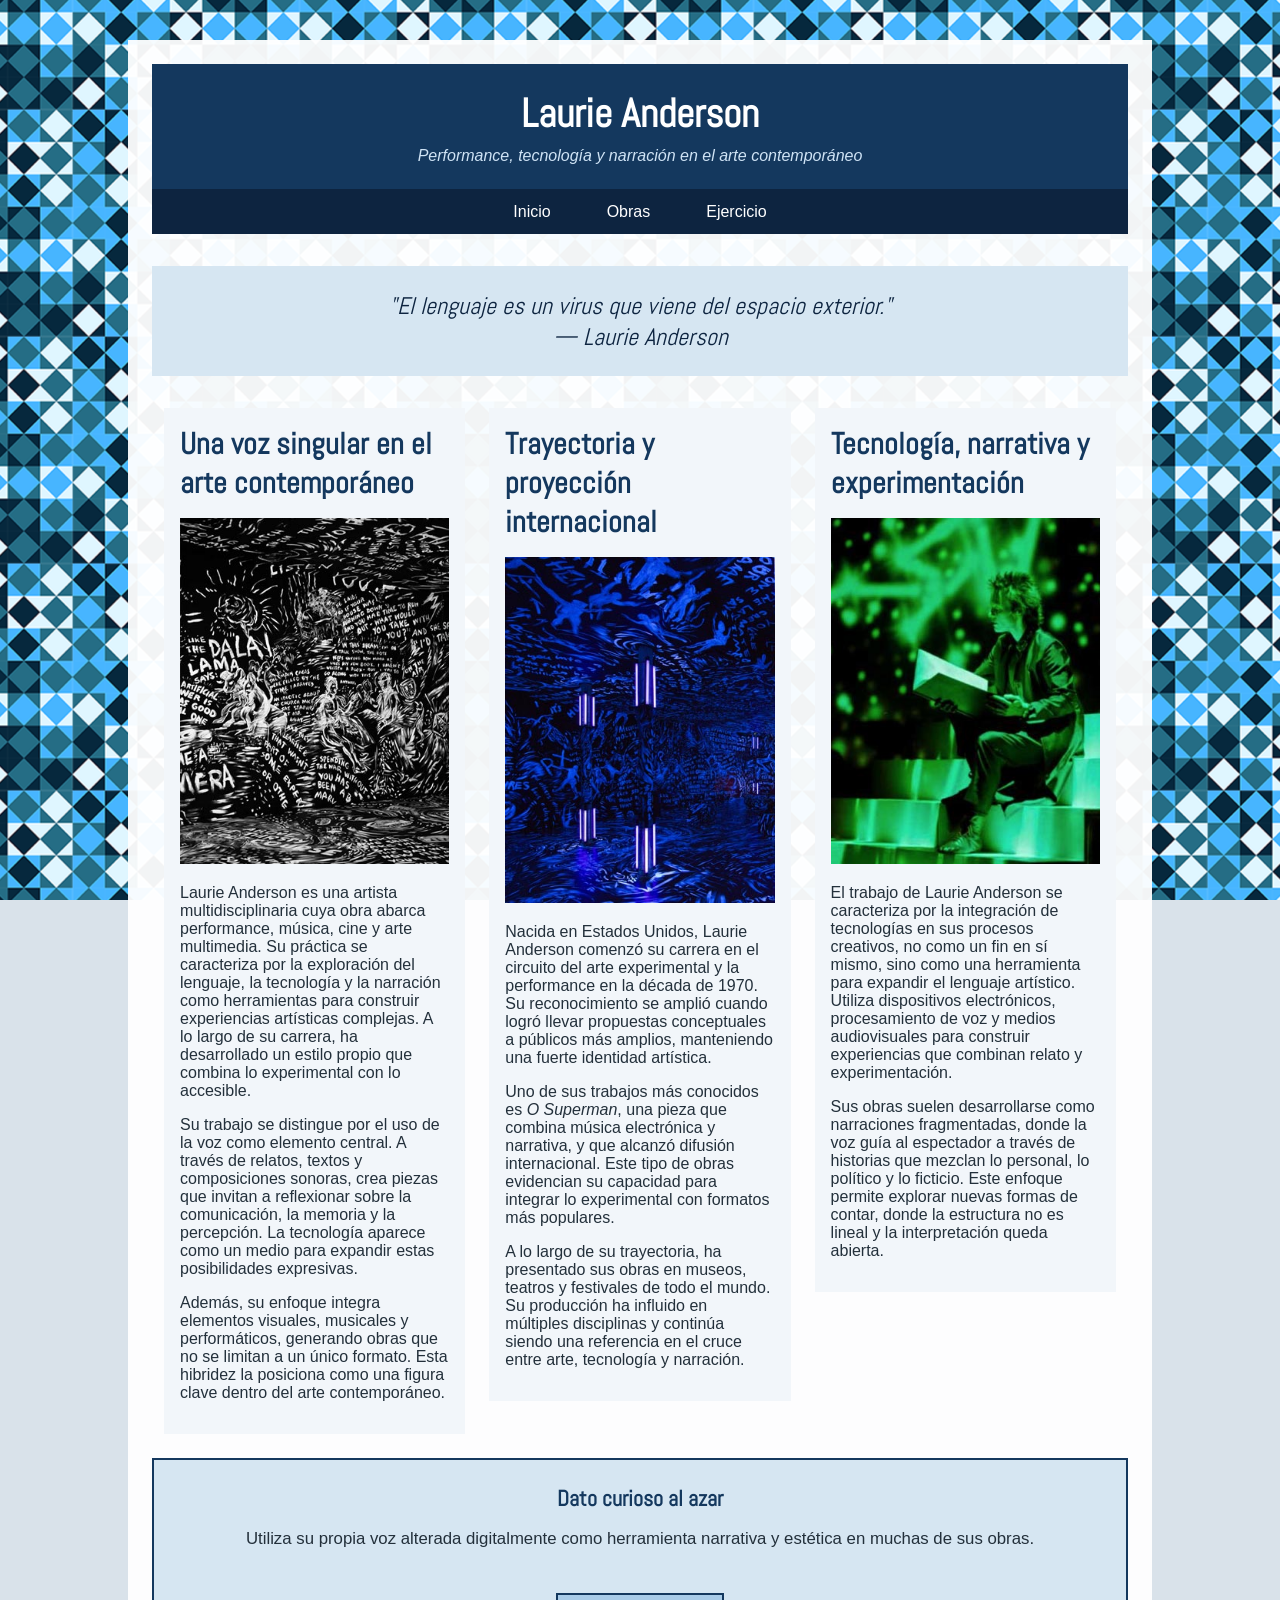
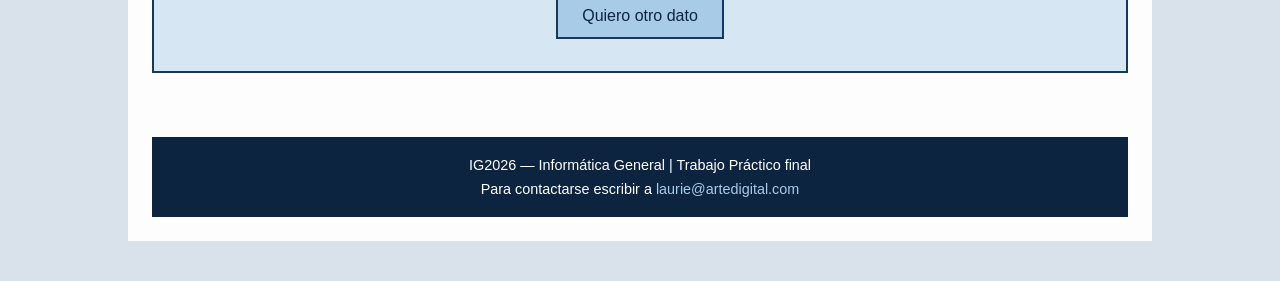
<file: index.html>
<!DOCTYPE html>
<html lang="es">

<head>
    <meta charset="UTF-8">
    <title>Laurie Anderson | Inicio</title>
    <link href="https://fonts.googleapis.com/css2?family=Abel&display=swap" rel="stylesheet">
    <link href="css/estilos.css" rel="stylesheet">
</head>

<body>

    <div class="contenedor">

        <header class="encabezado">
            <h1>Laurie Anderson</h1>
            <p class="bajada">Performance, tecnología y narración en el arte contemporáneo</p>
        </header>

        <nav>
            <ul class="menu">
                <li><a href="index.html">Inicio</a></li>
                <li><a href="obras.html">Obras</a></li>
                <li><a href="ejercicio.html">Ejercicio</a></li>
            </ul>
        </nav>

        <main class="contenido">

            <blockquote class="cita">
                "El lenguaje es un virus que viene del espacio exterior."
                <br>— Laurie Anderson
            </blockquote>

            <div class="columnas-tres">

                <section class="columna">
                    <article class="articulo">
                        <h2>Una voz singular en el arte contemporáneo</h2>
                        <img class="imagen" src="img/anderson-1.jpg" alt="Laurie Anderson durante una performance">
                        <p>Laurie Anderson es una artista multidisciplinaria cuya obra abarca
                            performance, música, cine y arte multimedia. Su práctica se caracteriza
                            por la exploración del lenguaje, la tecnología y la narración como
                            herramientas para construir experiencias artísticas complejas. A lo largo
                            de su carrera, ha desarrollado un estilo propio que combina lo
                            experimental con lo accesible.</p>
                        <p>Su trabajo se distingue por el uso de la voz como elemento central. A
                            través de relatos, textos y composiciones sonoras, crea piezas que invitan
                            a reflexionar sobre la comunicación, la memoria y la percepción. La
                            tecnología aparece como un medio para expandir estas posibilidades
                            expresivas.</p>
                        <p>Además, su enfoque integra elementos visuales, musicales y performáticos,
                            generando obras que no se limitan a un único formato. Esta hibridez la
                            posiciona como una figura clave dentro del arte contemporáneo.</p>
                    </article>
                </section>

                <section class="columna">
                    <article class="articulo">
                        <h2>Trayectoria y proyección internacional</h2>
                        <img class="imagen" src="img/anderson-2.jpg" alt="Laurie Anderson en escena">
                        <p>Nacida en Estados Unidos, Laurie Anderson comenzó su carrera en el
                            circuito del arte experimental y la performance en la década de 1970. Su
                            reconocimiento se amplió cuando logró llevar propuestas conceptuales a
                            públicos más amplios, manteniendo una fuerte identidad artística.</p>
                        <p>Uno de sus trabajos más conocidos es <em>O Superman</em>, una pieza que
                            combina música electrónica y narrativa, y que alcanzó difusión
                            internacional. Este tipo de obras evidencian su capacidad para integrar lo
                            experimental con formatos más populares.</p>
                        <p>A lo largo de su trayectoria, ha presentado sus obras en museos, teatros y
                            festivales de todo el mundo. Su producción ha influido en múltiples
                            disciplinas y continúa siendo una referencia en el cruce entre arte,
                            tecnología y narración.</p>
                    </article>
                </section>

                <section class="columna">
                    <article class="articulo">
                        <h2>Tecnología, narrativa y experimentación</h2>
                        <img class="imagen" src="img/anderson-3.jpg" alt="Laurie Anderson con instrumentos electrónicos">
                        <p>El trabajo de Laurie Anderson se caracteriza por la integración de
                            tecnologías en sus procesos creativos, no como un fin en sí mismo, sino
                            como una herramienta para expandir el lenguaje artístico. Utiliza
                            dispositivos electrónicos, procesamiento de voz y medios audiovisuales
                            para construir experiencias que combinan relato y experimentación.</p>
                        <p>Sus obras suelen desarrollarse como narraciones fragmentadas, donde la voz
                            guía al espectador a través de historias que mezclan lo personal, lo
                            político y lo ficticio. Este enfoque permite explorar nuevas formas de
                            contar, donde la estructura no es lineal y la interpretación queda
                            abierta.</p>
                    </article>
                </section>

            </div>

            <section class="dato-curioso">
                <h3>Dato curioso al azar</h3>
                <p id="texto-dato"></p>
                <button class="boton" id="boton-dato" type="button">Quiero otro dato</button>
            </section>

        </main>

        <footer class="pie">
            <p>IG2026 — Informática General | Trabajo Práctico final</p>
            <address>
                Para contactarse escribir a
                <a href="mailto:laurie@artedigital.com">laurie@artedigital.com</a>
            </address>
        </footer>

    </div>

    <script src="js/dato-curioso.js"></script>

</body>

</html>
</file>
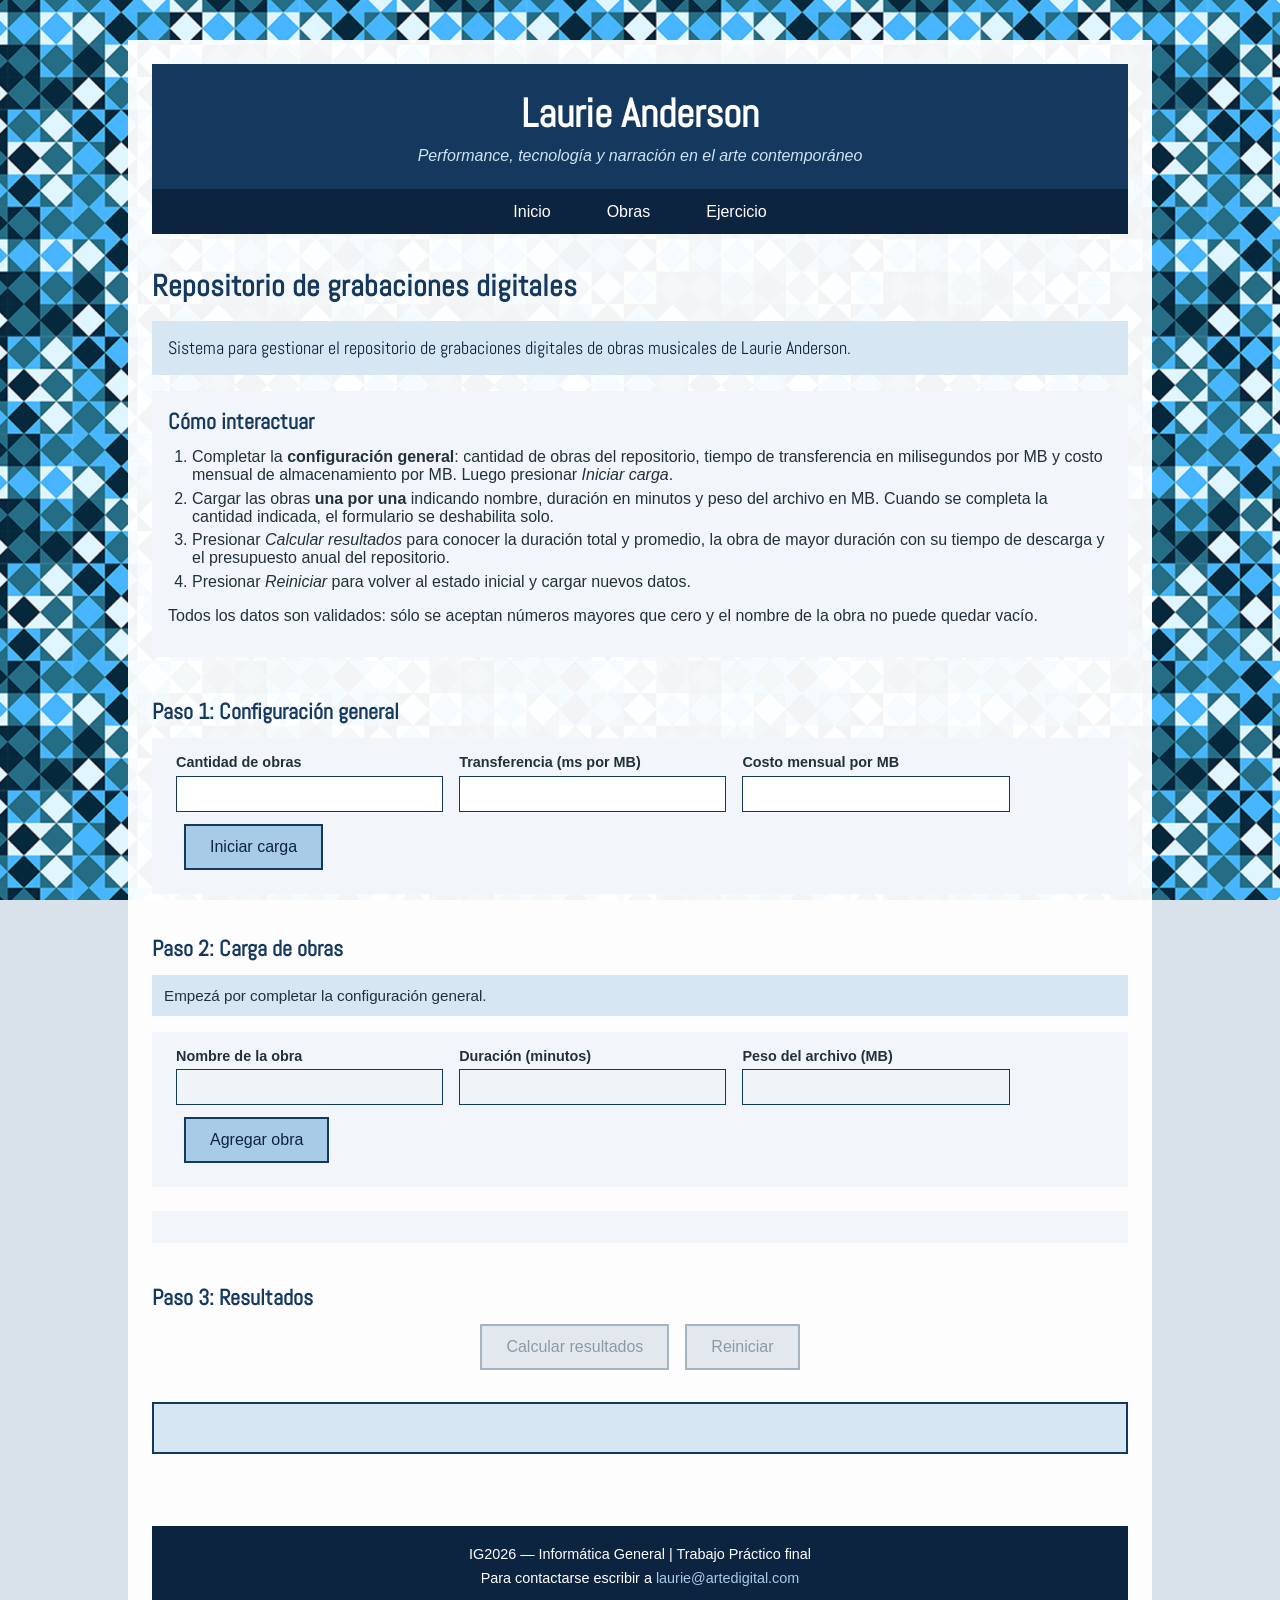
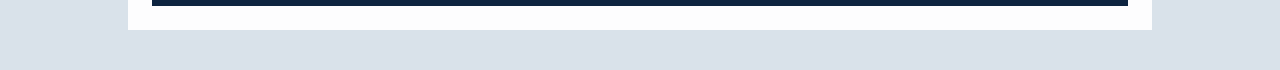
<file: ejercicio.html>
<!DOCTYPE html>
<html lang="es">

<head>
    <meta charset="UTF-8">
    <title>Laurie Anderson | Ejercicio</title>
    <link href="https://fonts.googleapis.com/css2?family=Abel&display=swap" rel="stylesheet">
    <link href="css/estilos.css" rel="stylesheet">
</head>

<body>

    <div class="contenedor">

        <!-- ENCABEZADO: igual en las tres páginas -->
        <header class="encabezado">
            <h1>Laurie Anderson</h1>
            <p class="bajada">Performance, tecnología y narración en el arte contemporáneo</p>
        </header>

        <!-- MENÚ DE NAVEGACIÓN: igual en las tres páginas -->
        <nav>
            <ul class="menu">
                <li><a href="index.html">Inicio</a></li>
                <li><a href="obras.html">Obras</a></li>
                <li><a href="ejercicio.html">Ejercicio</a></li>
            </ul>
        </nav>

        <!-- CONTENIDO PRINCIPAL: distinto en cada página -->
        <main class="contenido">

            <h2>Repositorio de grabaciones digitales</h2>

            <p class="destacado">Sistema para gestionar el repositorio de grabaciones digitales
                de obras musicales de Laurie Anderson.</p>

            <!-- Indicaciones para el usuario -->
            <section class="seccion">
                <article class="articulo">
                    <h3>Cómo interactuar</h3>
                    <ol>
                        <li>Completar la <strong>configuración general</strong>: cantidad de obras
                            del repositorio, tiempo de transferencia en milisegundos por MB y costo
                            mensual de almacenamiento por MB. Luego presionar <em>Iniciar carga</em>.</li>
                        <li>Cargar las obras <strong>una por una</strong> indicando nombre, duración
                            en minutos y peso del archivo en MB. Cuando se completa la cantidad
                            indicada, el formulario se deshabilita solo.</li>
                        <li>Presionar <em>Calcular resultados</em> para conocer la duración total y
                            promedio, la obra de mayor duración con su tiempo de descarga y el
                            presupuesto anual del repositorio.</li>
                        <li>Presionar <em>Reiniciar</em> para volver al estado inicial y cargar
                            nuevos datos.</li>
                    </ol>
                    <p>Todos los datos son validados: sólo se aceptan números mayores que cero y el
                        nombre de la obra no puede quedar vacío.</p>
                </article>
            </section>

            <!-- Paso 1: configuración general -->
            <section class="seccion">
                <h3>Paso 1: Configuración general</h3>

                <form class="formulario" id="form-configuracion">

                    <div class="campo">
                        <label for="cantidad-obras">Cantidad de obras</label>
                        <input type="number" id="cantidad-obras" name="cantidad-obras">
                    </div>

                    <div class="campo">
                        <label for="tiempo-transferencia">Transferencia (ms por MB)</label>
                        <input type="number" id="tiempo-transferencia" name="tiempo-transferencia">
                    </div>

                    <div class="campo">
                        <label for="costo-mensual">Costo mensual por MB</label>
                        <input type="number" id="costo-mensual" name="costo-mensual">
                    </div>

                    <div class="acciones">
                        <button class="boton" type="submit">Iniciar carga</button>
                    </div>

                </form>
            </section>

            <!-- Paso 2: carga de obras -->
            <section class="seccion">
                <h3>Paso 2: Carga de obras</h3>

                <p class="mensaje" id="mensaje-carga">Empezá por completar la configuración general.</p>

                <form class="formulario" id="form-obra">

                    <div class="campo">
                        <label for="nombre-obra">Nombre de la obra</label>
                        <input type="text" id="nombre-obra" name="nombre-obra">
                    </div>

                    <div class="campo">
                        <label for="duracion-obra">Duración (minutos)</label>
                        <input type="number" id="duracion-obra" name="duracion-obra">
                    </div>

                    <div class="campo">
                        <label for="peso-obra">Peso del archivo (MB)</label>
                        <input type="number" id="peso-obra" name="peso-obra">
                    </div>

                    <div class="acciones">
                        <button class="boton" type="submit">Agregar obra</button>
                    </div>

                </form>

                <div class="listado" id="listado-obras"></div>
            </section>

            <!-- Paso 3: resultados -->
            <section class="seccion">
                <h3>Paso 3: Resultados</h3>

                <div class="controles">
                    <button class="boton" id="boton-calcular" type="button">Calcular resultados</button>
                    <button class="boton" id="boton-reiniciar" type="button">Reiniciar</button>
                </div>

                <div class="resultados" id="resultados"></div>
            </section>

        </main>

        <!-- PIE DE PÁGINA: igual en las tres páginas -->
        <footer class="pie">
            <p>IG2026 — Informática General | Trabajo Práctico final</p>
            <address>
                Para contactarse escribir a
                <a href="mailto:laurie@artedigital.com">laurie@artedigital.com</a>
            </address>
        </footer>

    </div>

    <script src="js/ejercicio.js"></script>

</body>

</html>
</file>
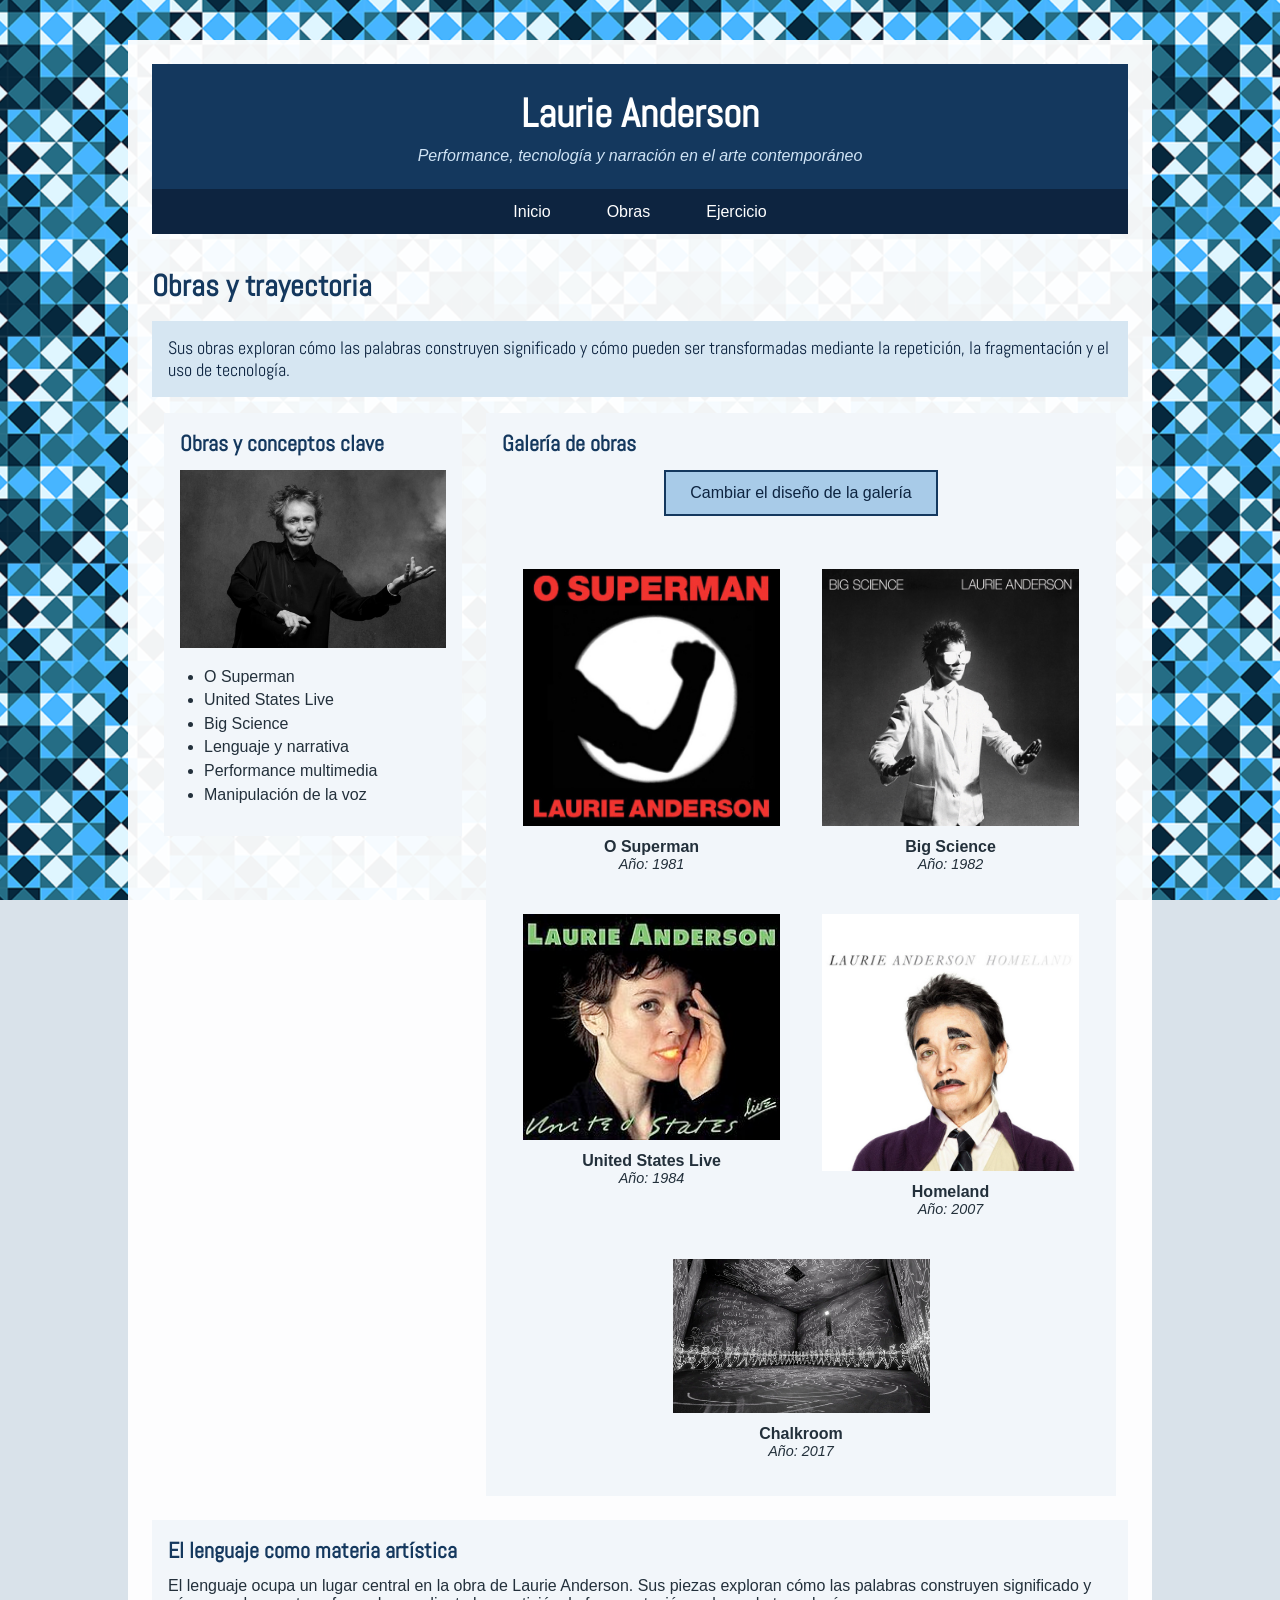
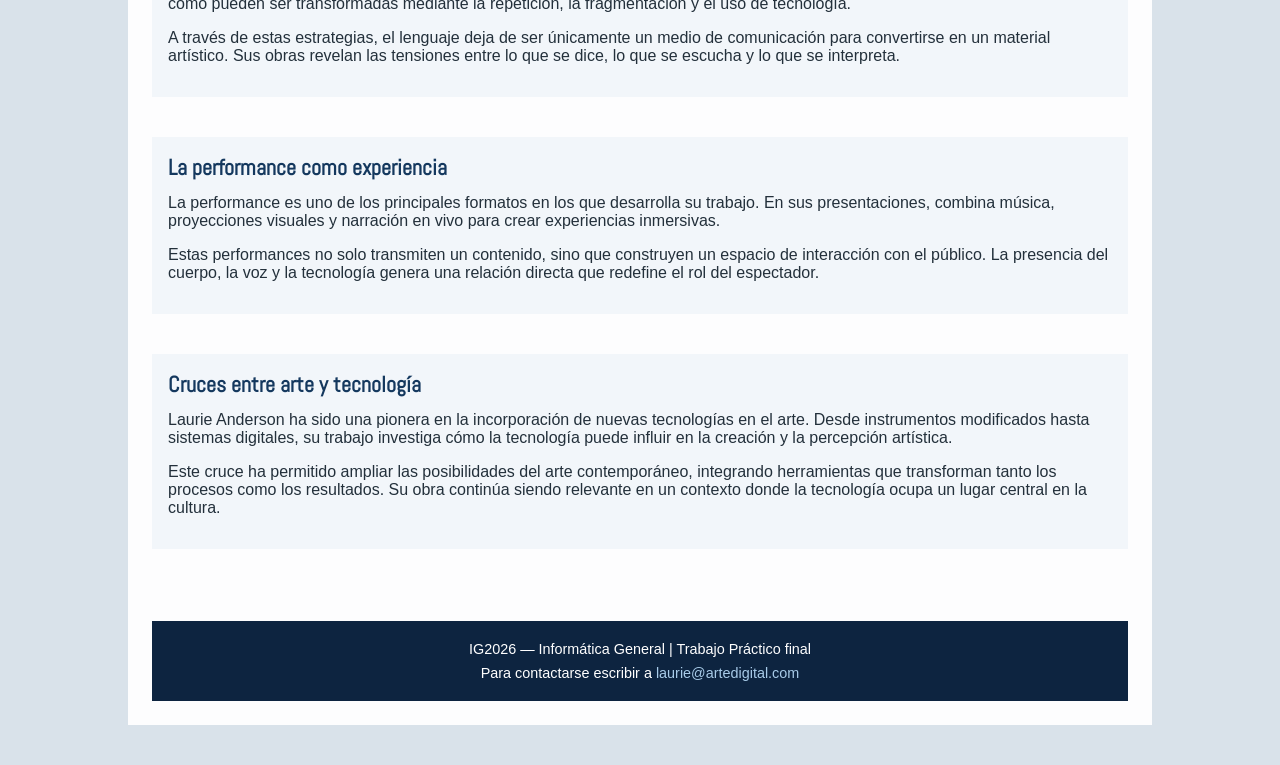
<file: obras.html>
<!DOCTYPE html>
<html lang="es">

<head>
    <meta charset="UTF-8">
    <title>Laurie Anderson | Obras</title>
    <link href="https://fonts.googleapis.com/css2?family=Abel&display=swap" rel="stylesheet">
    <link href="css/estilos.css" rel="stylesheet">
</head>

<body>

    <div class="contenedor">

        <header class="encabezado">
            <h1>Laurie Anderson</h1>
            <p class="bajada">Performance, tecnología y narración en el arte contemporáneo</p>
        </header>

        <nav>
            <ul class="menu">
                <li><a href="index.html">Inicio</a></li>
                <li><a href="obras.html">Obras</a></li>
                <li><a href="ejercicio.html">Ejercicio</a></li>
            </ul>
        </nav>

        <main class="contenido">

            <h2>Obras y trayectoria</h2>

            <p class="destacado">Sus obras exploran cómo las palabras construyen significado y
                cómo pueden ser transformadas mediante la repetición, la fragmentación y el uso
                de tecnología.</p>

            <div class="columnas-dos">

                <section class="columna-angosta">
                    <article class="articulo">
                        <h3>Obras y conceptos clave</h3>
                        <img class="imagen" src="img/anderson.jpg" alt="Retrato de Laurie Anderson">
                        <ul>
                            <li>O Superman</li>
                            <li>United States Live</li>
                            <li>Big Science</li>
                            <li>Lenguaje y narrativa</li>
                            <li>Performance multimedia</li>
                            <li>Manipulación de la voz</li>
                        </ul>
                    </article>
                </section>

                <section class="columna-ancha">
                    <article class="articulo">
                        <h3>Galería de obras</h3>
                        <div class="controles">
                            <button class="boton" id="boton-diseño" type="button">Cambiar el diseño de la galería</button>
                        </div>
                        <div class="galeria" id="galeria"></div>
                    </article>
                </section>

            </div>

            <section class="seccion">
                <article class="articulo">
                    <h3>El lenguaje como materia artística</h3>
                    <p>El lenguaje ocupa un lugar central en la obra de Laurie Anderson. Sus piezas
                        exploran cómo las palabras construyen significado y cómo pueden ser
                        transformadas mediante la repetición, la fragmentación y el uso de
                        tecnología.</p>
                    <p>A través de estas estrategias, el lenguaje deja de ser únicamente un medio de
                        comunicación para convertirse en un material artístico. Sus obras revelan
                        las tensiones entre lo que se dice, lo que se escucha y lo que se
                        interpreta.</p>
                </article>
            </section>

            <section class="seccion">
                <article class="articulo">
                    <h3>La performance como experiencia</h3>
                    <p>La performance es uno de los principales formatos en los que desarrolla su
                        trabajo. En sus presentaciones, combina música, proyecciones visuales y
                        narración en vivo para crear experiencias inmersivas.</p>
                    <p>Estas performances no solo transmiten un contenido, sino que construyen un
                        espacio de interacción con el público. La presencia del cuerpo, la voz y la
                        tecnología genera una relación directa que redefine el rol del
                        espectador.</p>
                </article>
            </section>

            <section class="seccion">
                <article class="articulo">
                    <h3>Cruces entre arte y tecnología</h3>
                    <p>Laurie Anderson ha sido una pionera en la incorporación de nuevas tecnologías
                        en el arte. Desde instrumentos modificados hasta sistemas digitales, su
                        trabajo investiga cómo la tecnología puede influir en la creación y la
                        percepción artística.</p>
                    <p>Este cruce ha permitido ampliar las posibilidades del arte contemporáneo,
                        integrando herramientas que transforman tanto los procesos como los
                        resultados. Su obra continúa siendo relevante en un contexto donde la
                        tecnología ocupa un lugar central en la cultura.</p>
                </article>
            </section>

        </main>

        <footer class="pie">
            <p>IG2026 — Informática General | Trabajo Práctico final</p>
            <address>
                Para contactarse escribir a
                <a href="mailto:laurie@artedigital.com">laurie@artedigital.com</a>
            </address>
        </footer>

    </div>

    <script src="js/galeria.js"></script>

</body>

</html>
</file>
<file: css/estilos.css>
/* RESET Y MODELO DE CAJA */

* {
    box-sizing: border-box;
    margin: 0;
    padding: 0;
}


/* TIPOGRAFÍA, COLORES BASE Y FONDO DE LA PÁGINA */

body {
    /* Tipografía y colores base */
    font-family: Arial, Helvetica, sans-serif;
    font-size: 1rem;
    color: #23303b;
    background-color: #d9e2ea;

    /* Imagen de fondo entregada, en las tres páginas. */
    background-image: URL("../img/fondo.png");
    background-repeat: repeat;
    background-attachment: fixed;
    background-position: center center;

    /* El body centra horizontalmente el bloque contenedor usando flexbox.
       El padding deja ver la imagen de fondo alrededor del contenido. */
    display: flex;
    justify-content: center;
    padding: 2.5rem 1.5rem;
}

/* Títulos y elementos destacados: usan la tipografía de Google Fonts. */
h1, h2, h3, h4,
.destacado,
.cita {
    font-family: 'Abel', Arial, sans-serif;
    color: #14385e;
}


/* CONTENEDOR CON ANCHO MÁXIMO */

.contenedor {
    width: 100%;
    max-width: 64rem;
    background-color: rgba(255, 255, 255, 0.95);
    padding: 1.5rem;
}


/* ENCABEZADO (igual en las tres páginas) */

.encabezado {
    display: flex;
    flex-direction: column;
    align-items: center;
    padding: 1.5rem 1rem;
    background-color: #14385e;
    color: #ffffff;
    text-align: center;
}

.encabezado h1 {
    font-size: 2.5rem;
    color: #ffffff;
}

.encabezado .bajada {
    font-size: 1rem;
    font-style: italic;
    margin-top: 0.5rem;
    color: #cfe3f5;
}


/* MENÚ DE NAVEGACIÓN (horizontal, igual en las tres páginas) */

.menu {
    display: flex;
    justify-content: center;
    flex-wrap: wrap;
    background-color: #0d2440;
    list-style-type: none;
}

.menu li {
    display: inline-block;
}

.menu a {
    display: block;
    padding: 0.85rem 1.75rem;
    font-size: 1rem;
    text-decoration: none;
    text-align: center;
}

/* Estado: enlace todavía no visitado */
.menu a:link {
    color: #ffffff;
    background-color: #0d2440;
}

/* Estado: enlace ya visitado */
.menu a:visited {
    color: #c7d9e8;
    background-color: #0d2440;
}

/* Estado: mouse sobre el enlace */
.menu a:hover {
    color: #0d2440;
    background-color: #a8cbe8;
}

/* Estado: click sobre el enlace */
.menu a:active {
    color: #ffffff;
    background-color: #2f6fa8;
}


/* CONTENIDO GENERAL */

.contenido {
    padding: 2rem 0;
}

.contenido h2 {
    font-size: 1.9rem;
    margin-bottom: 1rem;
}

.contenido h3 {
    font-size: 1.4rem;
    margin-bottom: 0.75rem;
}

.contenido p {
    margin-bottom: 1rem;
}

.contenido ul,
.contenido ol {
    margin: 0 0 1rem 1.5rem;
}

.contenido li {
    margin-bottom: 0.35rem;
}

.seccion {
    margin-bottom: 2.5rem;
}

.articulo {
    padding: 1rem;
    margin-bottom: 1.5rem;
    background-color: #f2f6fa;
}

/* Elemento destacado: usa la tipografía de Google Fonts */
.destacado {
    font-size: 1.1rem;
    padding: 1rem;
    margin-bottom: 1.5rem;
    background-color: #d6e6f2;
    color: #0d2440;
}

/* Cita textual de la artista */
.cita {
    font-size: 1.5rem;
    font-style: italic;
    padding: 1.5rem;
    margin-bottom: 2rem;
    background-color: #d6e6f2;
    color: #0d2440;
    text-align: center;
}

/* Imágenes de contenido */
.imagen {
    width: 100%;
    height: auto;
    margin-bottom: 1rem;
}


/* LAYOUT DE 3 COLUMNAS DEL MISMO ANCHO (página de inicio) */

.columnas-tres {
    display: flex;
    flex-wrap: wrap;
}

.columnas-tres .columna {
    width: 33.33%;
    padding: 0 0.75rem;
}


/* LAYOUT DE 2 COLUMNAS DE ANCHO DIFERENTE (página de obras) */

.columnas-dos {
    display: flex;
    flex-wrap: wrap;
}

.columnas-dos .columna-angosta {
    width: 33%;
    padding: 0 0.75rem;
}

.columnas-dos .columna-ancha {
    width: 67%;
    padding: 0 0.75rem;
}


/* GALERÍA CON JAVASCRIPT (página de obras) */

.controles {
    display: flex;
    justify-content: center;
    flex-wrap: wrap;
    margin-bottom: 1.5rem;
}

.galeria {
    display: flex;
    flex-wrap: wrap;
    justify-content: center;
}

.obra {
    width: 47%;
    margin: 1.5%;
    padding: 0.75rem;
    background-color: #f2f6fa;
    text-align: center;
}

.obra img {
    width: 100%;
    height: auto;
}

.obra .titulo-obra {
    font-size: 1rem;
    font-weight: bold;
    margin: 0.5rem 0 0 0;
}

.obra .año-obra {
    font-size: 0.9rem;
    font-style: italic;
    margin-bottom: 0;
}


/* BOTONES */

.boton {
    padding: 0.75rem 1.5rem;
    margin: 0 0.5rem 0.5rem 0.5rem;
    font-family: Arial, Helvetica, sans-serif;
    font-size: 1rem;
    border: 0.15rem solid #14385e;
    background-color: #a8cbe8;
    color: #0d2440;
}

.boton:hover {
    background-color: #14385e;
    color: #ffffff;
}


/* DATO CURIOSO AL AZAR (página de inicio) */

.dato-curioso {
    padding: 1.5rem;
    margin-bottom: 2rem;
    background-color: #d6e6f2;
    border: 0.15rem solid #14385e;
    text-align: center;
}

.dato-curioso h3 {
    margin-bottom: 1rem;
}

#texto-dato {
    font-size: 1.05rem;
    min-height: 3rem;
    margin-bottom: 1rem;
}


/* FORMULARIOS Y RESULTADOS (página del ejercicio) */

.formulario {
    display: flex;
    flex-wrap: wrap;
    align-items: flex-end;
    padding: 1rem;
    margin-bottom: 1.5rem;
    background-color: #f2f6fa;
}

.campo {
    display: flex;
    flex-direction: column;
    width: 30%;
    padding: 0 0.5rem 0.75rem 0.5rem;
}

.campo label {
    font-size: 0.9rem;
    font-weight: bold;
    margin-bottom: 0.35rem;
}

.campo input {
    padding: 0.5rem;
    font-size: 1rem;
    border: 0.1rem solid #14385e;
}

.acciones {
    width: 100%;
    padding: 0 0.5rem;
}

.mensaje {
    padding: 0.75rem;
    margin-bottom: 1rem;
    background-color: #d6e6f2;
    font-size: 0.95rem;
}

.listado {
    padding: 1rem;
    margin-bottom: 1.5rem;
    background-color: #f2f6fa;
}

.listado ol {
    margin-left: 1.5rem;
}

.resultados {
    padding: 1.5rem;
    margin-bottom: 1.5rem;
    background-color: #d6e6f2;
    border: 0.15rem solid #14385e;
}

.resultados h4 {
    font-size: 1.15rem;
    margin-bottom: 0.5rem;
}


/* PIE DE PÁGINA (igual en las tres páginas) */

.pie {
    display: flex;
    flex-direction: column;
    align-items: center;
    padding: 1.25rem;
    background-color: #0d2440;
    color: #ffffff;
    font-size: 0.9rem;
    text-align: center;
}

.pie address {
    font-style: normal;
    margin-top: 0.5rem;
}

.pie a {
    color: #a8cbe8;
    text-decoration: none;
}

.pie a:hover {
    color: #ffffff;
    text-decoration: underline;
}
</file>
